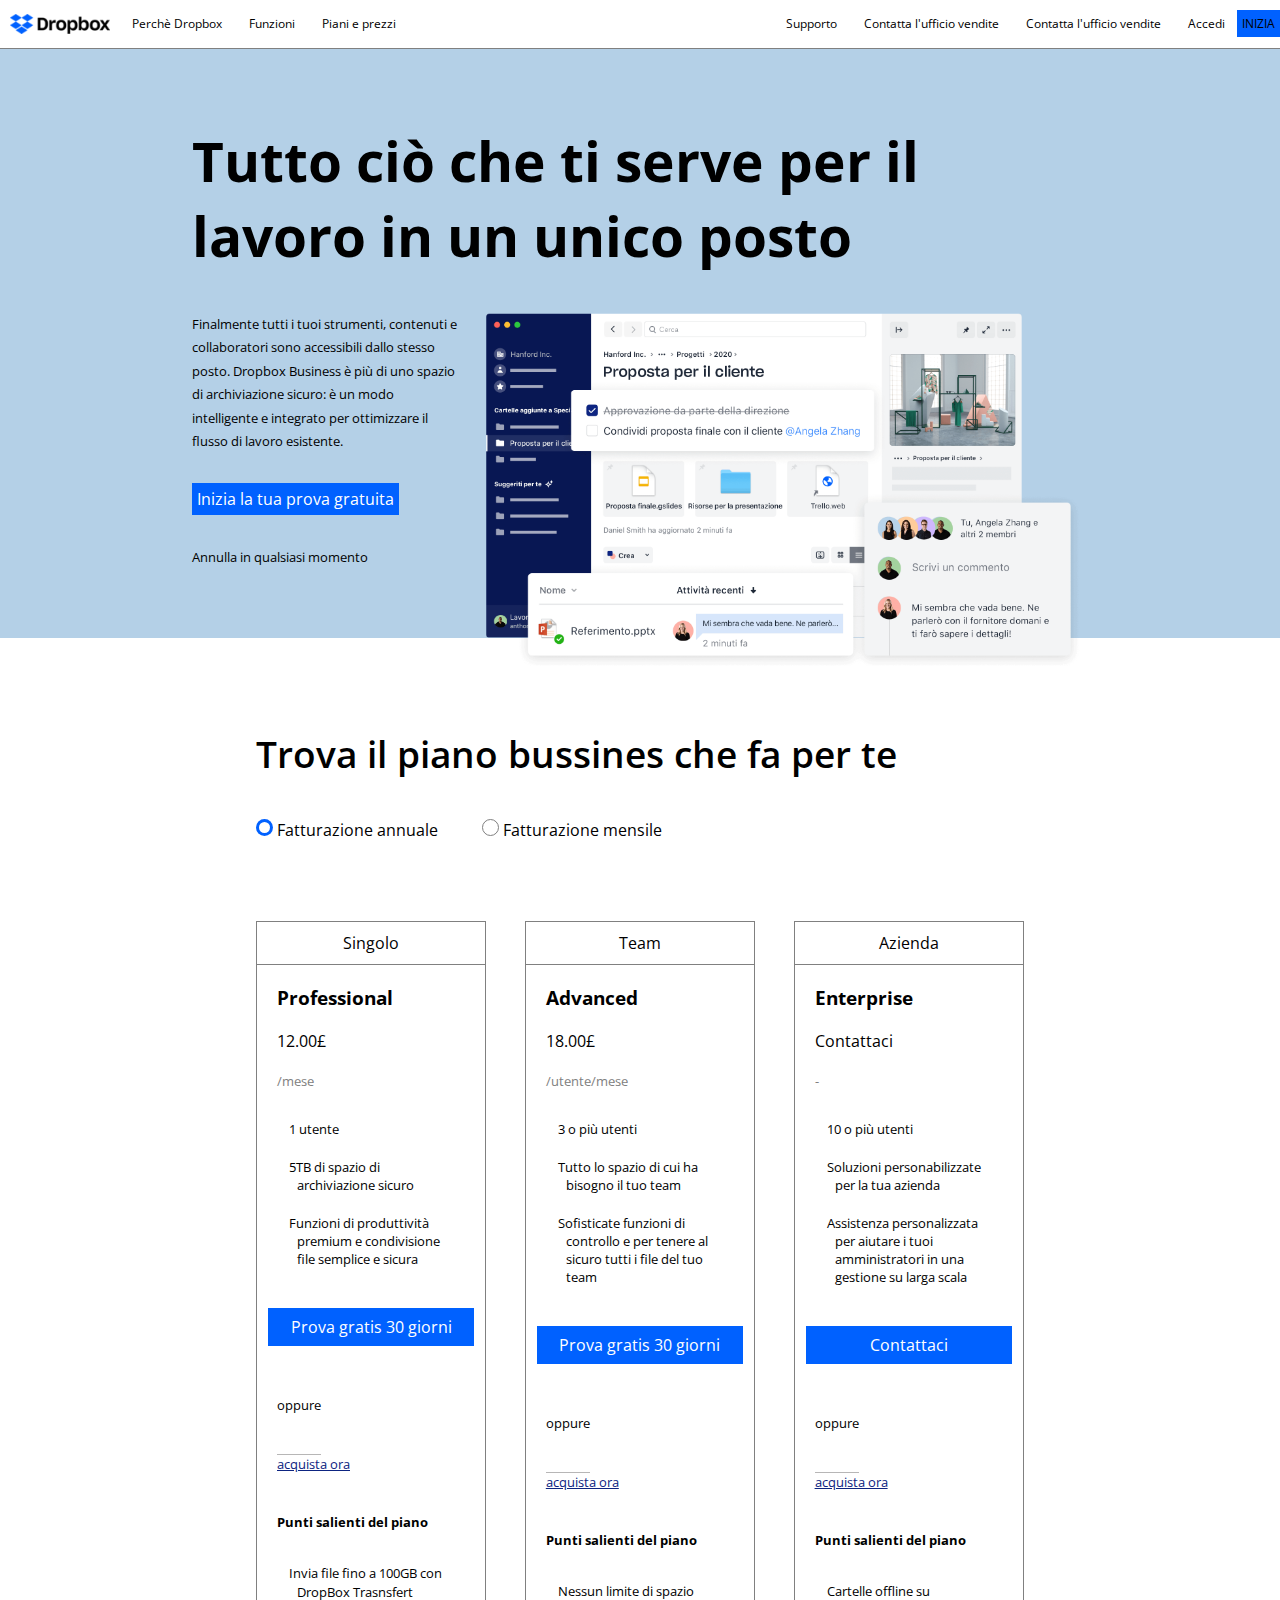
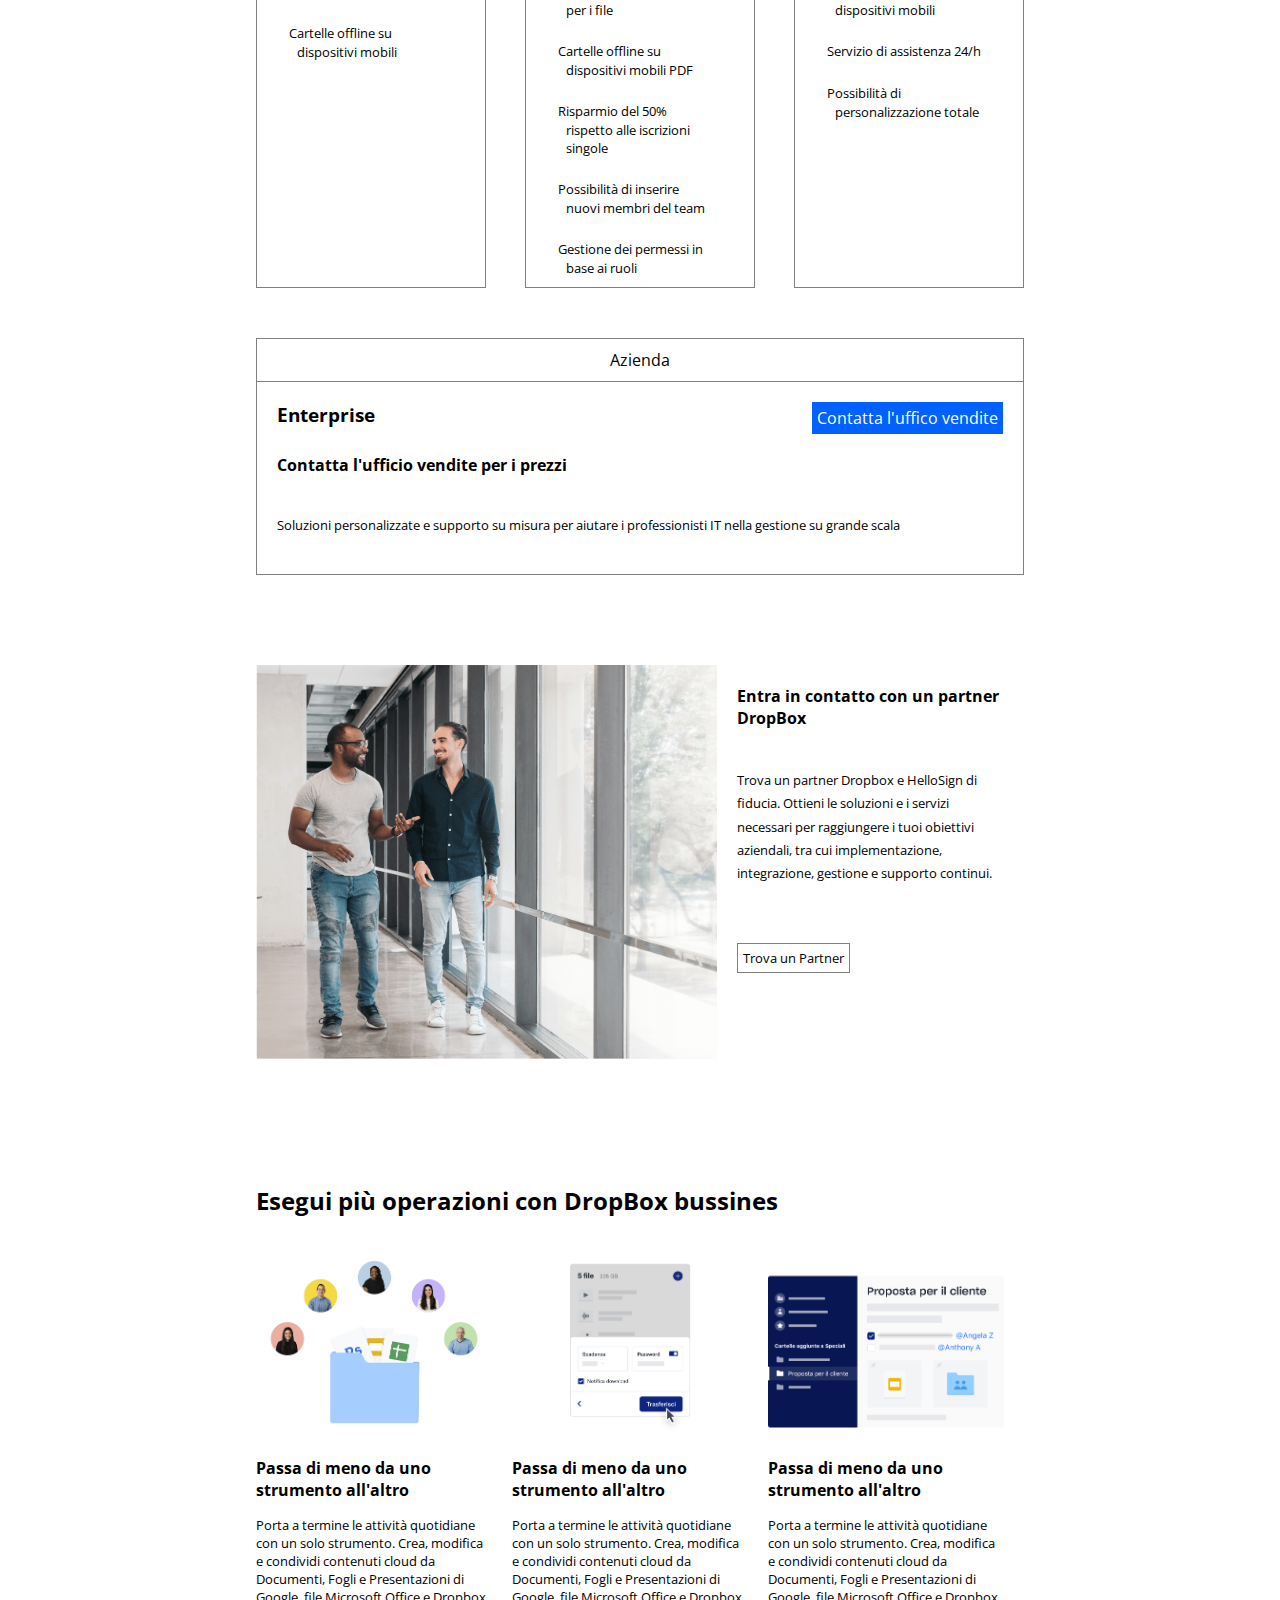
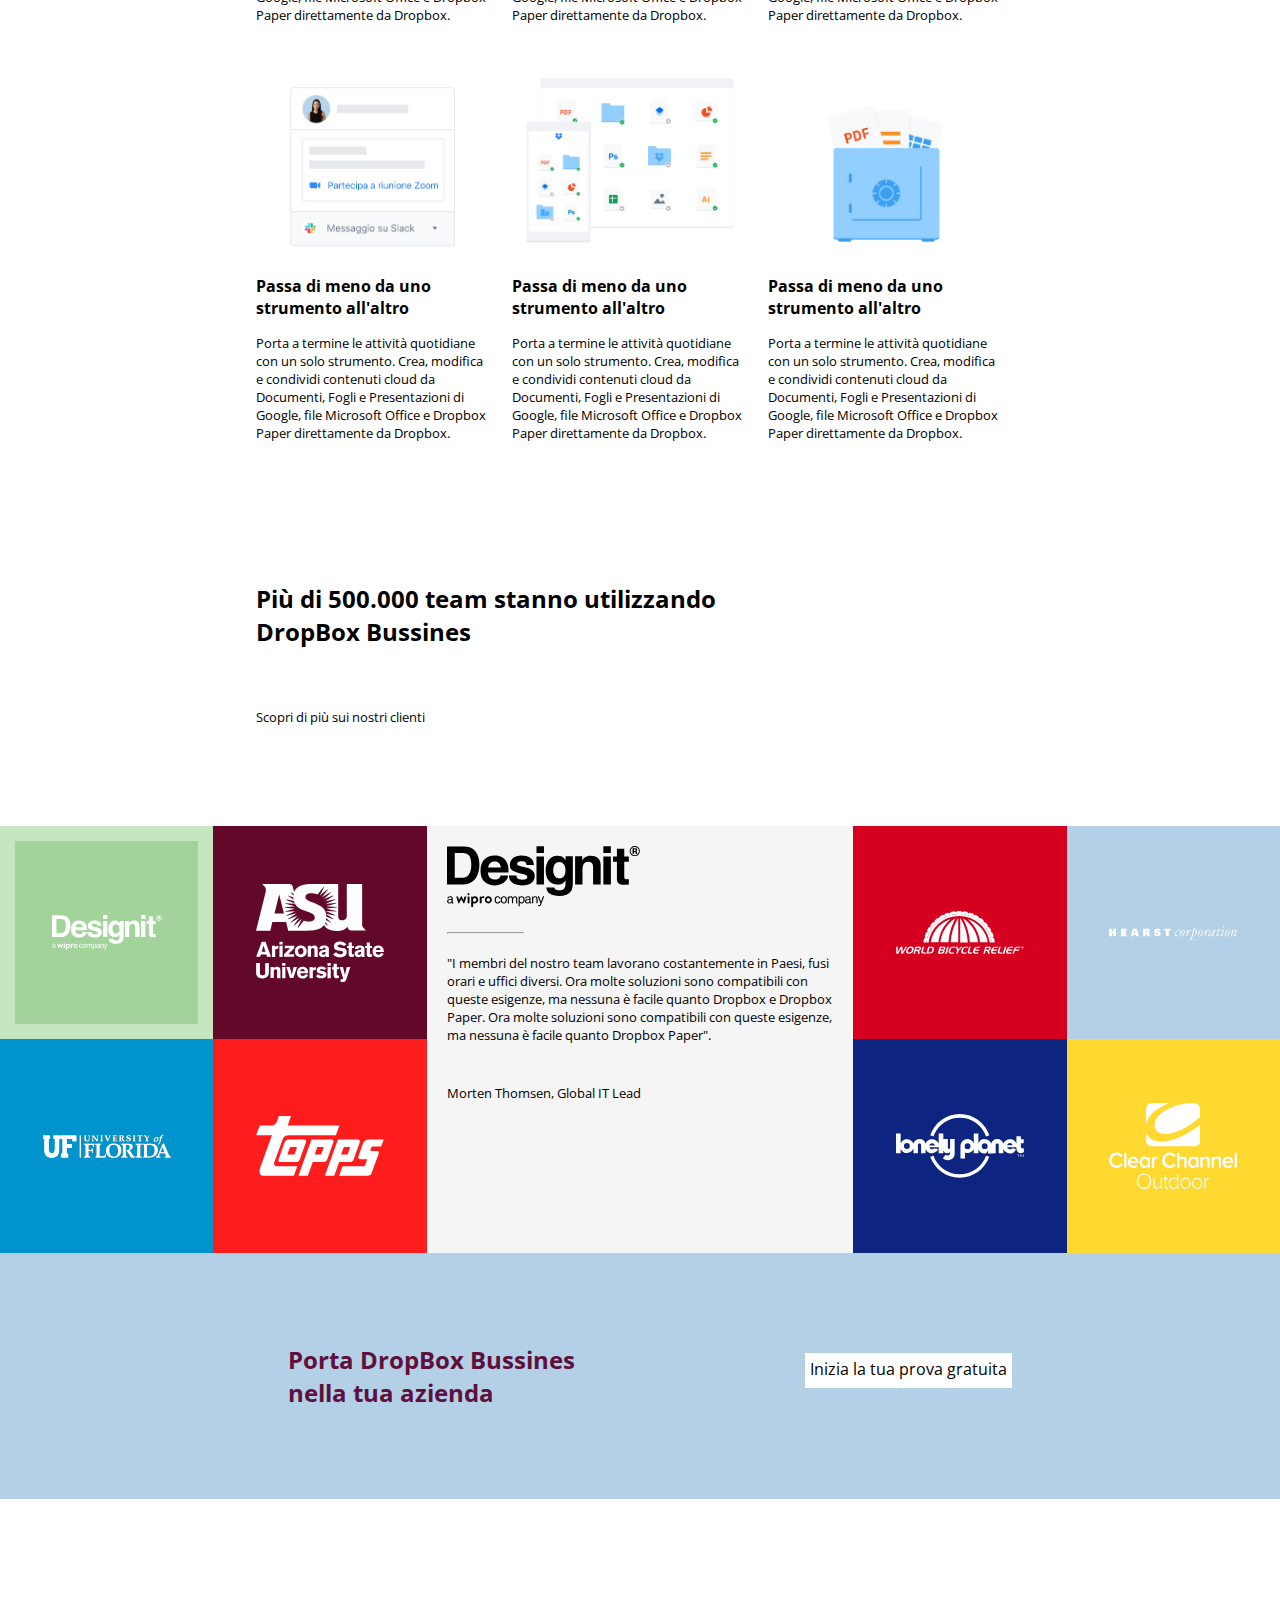
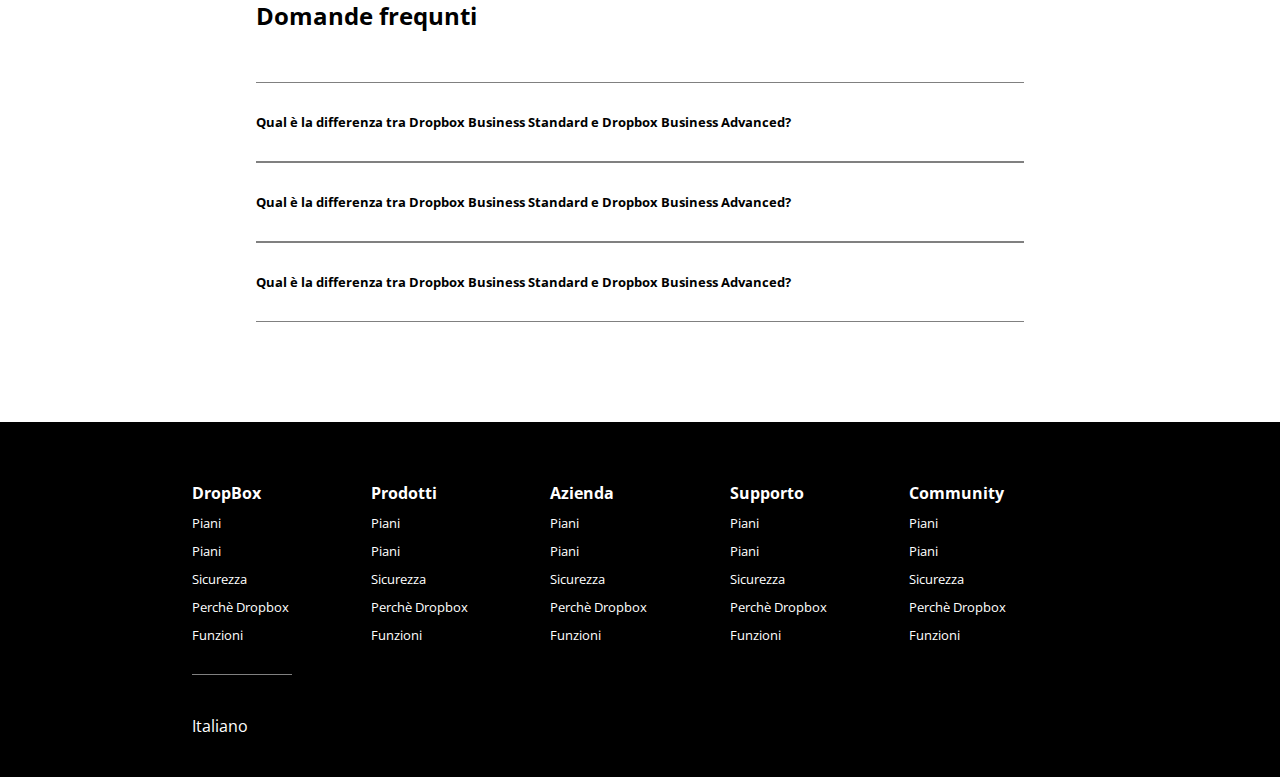
<file: index.html>
<!DOCTYPE html>
<html lang="en">

<head>
    <meta charset="UTF-8">
    <meta http-equiv="X-UA-Compatible" content="IE=edge">
    <meta name="viewport" content="width=device-width, initial-scale=1.0">
    <link rel="stylesheet" href="css/style.css">
    <link rel="icon" type="image/x-icon"
        href="https://cfl.dropboxstatic.com/static/metaserver/static/images/logo_catalog/dropbox_webclip_200_vis.png">
    <link rel="preconnect" href="https://fonts.googleapis.com">
    <link rel="preconnect" href="https://fonts.gstatic.com" crossorigin>
    <link
        href="https://fonts.googleapis.com/css2?family=Fredoka:wght@300;400;500;600;700&family=Lato:wght@900&family=Open+Sans:ital,wght@0,300;0,400;0,500;0,600;0,800;1,300;1,400;1,500;1,600;1,700;1,800&display=swap"
        rel="stylesheet">
    <link rel="stylesheet" href="https://cdnjs.cloudflare.com/ajax/libs/font-awesome/6.2.1/css/all.min.css"
        integrity="sha512-MV7K8+y+gLIBoVD59lQIYicR65iaqukzvf/nwasF0nqhPay5w/9lJmVM2hMDcnK1OnMGCdVK+iQrJ7lzPJQd1w=="
        crossorigin="anonymous" referrerpolicy="no-referrer" />
    <title>DropBox</title>
</head>

<body class="debug">

    <header class="flex">
        <nav class="navigation-sinistra flex">
            <a href=""> <img src="img/logo-small.png" alt="logo dropbox"></a>
            <ul class="inline-block ">

                <li class="head link inline-block"> <a href="#">Perchè Dropbox </a></li>


                <li class="head link inline-block"> <a href="#">Funzioni</a></li>


                <li class="head link"> <a href="#">Piani e prezzi </a></li>

            </ul>
        </nav>
        <nav class="navigation-destra flex">
            <ul>

                <li class="head link inline-block"><a href="#">Supporto </a></li>


                <li class="head link inline-block"> <a href="#">Contatta l'ufficio vendite </a></li>


                <li class="head link inline-block"><a href="#">Contatta l'ufficio vendite </a></li>


                <li class="head link inline-block"><a href="#">Accedi</a>
                <li>


                <li class="bottone"> <a href="#">INIZIA </a></li>


            </ul>
        </nav>





    </header>

    <main>
        <!--jumbotron-->
        <div class="jumbotron bg-largo">
            <div class="container-jumbo">
                <h1 class="p40">Tutto ciò che ti serve per il lavoro in un unico posto</h1>
                <div class="first-impression flex">
                    <div class="paragrafo w30 ">
                        <p class="font13 lineheigth"> Finalmente tutti i tuoi strumenti, contenuti e
                            collaboratori sono accessibili dallo stesso posto.
                            Dropbox Business è più di uno spazio di
                            archiviazione sicuro: è un modo intelligente e
                            integrato per ottimizzare il flusso di lavoro
                            esistente.</p>
                        <div class="p30"> <a href="#"><span class="bottone">Inizia la tua prova gratuita</span></a>
                        </div>
                        <span class="font13 lineheigth">Annulla in qualsiasi momento</span>
                        <a href="#muovi-section">
                            <div class="arrow"> <i class="arrow fa-solid fa-arrow-down"></i></div>
                        </a>
                    </div>
                    <div class="img w70 "> <img src="img/jumbo.png" alt="">

                    </div>
                </div>
            </div>
        </div>
        <!--mainpart-->
        <div class="container-verticale">
            <div class="sopra-colonne centrato p90-40">
                <h2>Trova il piano bussines che fa per te</h2>

                <div class="fatturazione inline-block p40">
                    <div class="inline-block check">
                        <div class="check-in"></div>
                    </div> Fatturazione annuale
                </div>
                <div class="fatturazione inline-block p40">
                    <div class="inline-block check white"></div> Fatturazione mensile
                </div>
            </div>
            <div class="layout centrato flex s-b">
                <!--colonna prima-->
                <div class="colonne prima-parte w30">
                    <div class="intestazione txt-alg p10"><i class="fa-solid fa-user"></i> Singolo</div>
                    <div class="parte-uno-col">
                        <h3 class="p20">Professional</h3>
                        <span class="p20 ">12.00£</span>
                        <div class="p20 grigio font13">/mese</div>
                    </div>

                    <div class="parte-due-col">
                        <ul class="font13">
                            <li class="p10-40 indent"><i class="fa-solid fa-user"></i> 1 utente</li>
                            <li class="p10-40 indent"><i class="fa-solid fa-folder"></i> 5TB di spazio di archiviazione
                                sicuro</li>
                            <li class="p10-40 indent"><i class="fa-solid fa-share-nodes"></i> Funzioni di produttività
                                premium e condivisione file semplice e sicura</li>
                        </ul>
                        <a href="#">
                            <div class="bottone btn-col txt-alg">Prova gratis 30 giorni</div>
                        </a>
                        <span class="inline-block p20 font13">
                            <span class="inline-block bordino">oppure </span><a class="underline" href="#"> acquista
                                ora</a>
                        </span>
                    </div>
                    <div class="parte-tre-col">
                        <h5 class="p20">Punti salienti del piano</h5>
                        <ul>
                            <li class="p10-40 indent font13"><i class="fa-solid fa-check"></i> Invia file fino a 100GB
                                con DropBox Trasnsfert </li>
                            <li class="p10-40 indent font13"><i class="fa-solid fa-check"></i> Cartelle offline su
                                dispositivi mobili</li>
                        </ul>
                    </div>

                </div>
                <!--seconda clonna-->
                <div class="colonne prima-parte w30">
                    <div class="intestazione txt-alg p10"><i class="fa-solid fa-users"></i> Team</div>
                    <div class="parte-uno-col">
                        <h3 class="p20">Advanced</h3>
                        <span class="p20 ">18.00£</span>
                        <div class="p20 grigio font13">/utente/mese</div>
                    </div>

                    <div class="parte-due-col">
                        <ul class="font13">
                            <li class="p10-40 indent"><i class="fa-solid fa-user"></i> 3 o più utenti</li>
                            <li class="p10-40 indent"><i class="fa-solid fa-folder"></i> Tutto lo spazio di cui ha
                                bisogno il tuo team</li>
                            <li class="p10-40 indent"><i class="fa-solid fa-share-nodes"></i> Sofisticate funzioni di
                                controllo e
                                per tenere al sicuro tutti i file del
                                tuo team</li>
                        </ul>
                        <a href="#">
                            <div class="bottone btn-col txt-alg">Prova gratis 30 giorni</div>
                        </a>
                        <span class="inline-block p20 font13">
                            <span class="inline-block bordino">oppure </span><a class="underline" href="#"> acquista
                                ora</a>
                        </span>
                    </div>
                    <div class="parte-tre-col">
                        <h5 class="p20">Punti salienti del piano</h5>
                        <ul>
                            <li class="p10-40 indent font13"><i class="fa-solid fa-check"></i> Nessun limite di spazio
                                per i file </li>
                            <li class="p10-40 indent font13"><i class="fa-solid fa-check"></i> Cartelle offline su
                                dispositivi mobili PDF</li>
                            <li class="p10-40 indent font13"><i class="fa-solid fa-check"></i> Risparmio del 50%
                                rispetto alle iscrizioni singole</li>
                            <li class="p10-40 indent font13"><i class="fa-solid fa-check"></i> Possibilità di inserire
                                nuovi
                                membri del team</li>
                            <li class="p10-40 indent font13"><i class="fa-solid fa-check"></i> Gestione dei permessi in
                                base ai
                                ruoli</li>
                        </ul>
                    </div>

                </div>
                <!--terza colonna-->
                <div class="colonne prima-parte w30">
                    <div class="intestazione txt-alg p10"><i class="fa-solid fa-building"></i> Azienda</div>
                    <div class="parte-uno-col">
                        <h3 class="p20">Enterprise</h3>
                        <span class="p20 ">Contattaci</span>
                        <div class="p20 grigio font13">-</div>
                    </div>

                    <div class="parte-due-col">
                        <ul class="font13">
                            <li class="p10-40 indent"><i class="fa-solid fa-user"></i> 10 o più utenti</li>
                            <li class="p10-40 indent"><i class="fa-solid fa-folder"></i> Soluzioni personabilizzate per
                                la tua azienda</li>
                            <li class="p10-40 indent"><i class="fa-solid fa-share-nodes"></i> Assistenza personalizzata
                                per aiutare i tuoi amministratori in una gestione su larga scala</li>
                        </ul>
                        <a href="#">
                            <div class="bottone btn-col txt-alg">Contattaci</div>
                        </a>
                        <span class="inline-block p20 font13">
                            <span class="inline-block bordino">oppure </span><a class="underline" href="#"> acquista
                                ora</a>
                        </span>
                    </div>
                    <div class="parte-tre-col">
                        <h5 class="p20">Punti salienti del piano</h5>
                        <ul>

                            <li class="p10-40 indent font13"><i class="fa-solid fa-check"></i> Cartelle offline su
                                dispositivi mobili</li>
                            <li class="p10-40 indent font13"><i class="fa-solid fa-check"></i> Servizio di assistenza
                                24/h </li>
                            <li class="p10-40 indent font13"><i class="fa-solid fa-check"></i> Possibilità di
                                personalizzazione totale</li>
                        </ul>
                    </div>

                </div>
            </div>

            <!--sotto colonne-->
            <div class="sotto-colonne centrato">
                <div class="intestazione txt-alg p10"><i class="fa-solid fa-building"></i> Azienda</div>
                <div class="p20 flex s-b">
                    <h3 class="">Enterprise</h3>
                    <span class="p20 bottone">Contatta l'uffico vendite</span>
                </div>
                <span class="bold inline-block p0-20">Contatta l'ufficio vendite per i prezzi </span>
                <p class="font13 p40-20">Soluzioni personalizzate e supporto su misura per aiutare i professionisti IT
                    nella gestione su grande scala</p>
            </div>

            <!--trova partner-->
            <div class="trova-partner p90 centrato flex" id="muovi-section">
                <div class="w60"> <img class="partner-img " src="img/partner.png" alt=""></div>
                <div class="paragrafo w40 ">
                    <h4 class="p20">Entra in contatto con un partner DropBox</h4>
                    <p class="font13 lineheigth p20">Trova un partner Dropbox e HelloSign
                        di fiducia. Ottieni le soluzioni e i servizi
                        necessari per raggiungere i tuoi obiettivi
                        aziendali, tra cui implementazione,
                        integrazione, gestione e supporto
                        continui.</p>
                    <div class="p40-20"> <span class="bottone bianco font13 border">Trova un Partner</span></div>
                </div>
            </div>

            <!--6 colonne-->
            <h2 class="centrato p30">Esegui più operazioni con DropBox bussines</h2>
            <div class="layout centrato flex secondo">
                <div class="colonna seconda-parte">
                    <!--img, h3, p-->
                    <img src="img/business-feature-switching-tools.png" alt="">
                    <h4 class="p15">Passa di meno da uno strumento all'altro</h4>
                    <p class="font13">Porta a termine le attività quotidiane
                        con un solo strumento. Crea, modifica e
                        condividi contenuti cloud da
                        Documenti, Fogli e Presentazioni di
                        Google, file Microsoft Office e Dropbox
                        Paper direttamente da Dropbox.</p>
                </div>
                <div class="colonna seconda-parte">
                    <!--img, h3, p-->
                    <img src="img/business-feature-send-files-it.png" alt="">
                    <h4 class="p15">Passa di meno da uno strumento all'altro</h4>
                    <p class="font13">Porta a termine le attività quotidiane
                        con un solo strumento. Crea, modifica e
                        condividi contenuti cloud da
                        Documenti, Fogli e Presentazioni di
                        Google, file Microsoft Office e Dropbox
                        Paper direttamente da Dropbox.</p>
                </div>
                <div class="colonna seconda-parte">
                    <!--img, h3, p-->
                    <img src="img/business-feature-coordinate-it.png" alt="">
                    <h4 class="p15">Passa di meno da uno strumento all'altro</h4>
                    <p class="font13">Porta a termine le attività quotidiane
                        con un solo strumento. Crea, modifica e
                        condividi contenuti cloud da
                        Documenti, Fogli e Presentazioni di
                        Google, file Microsoft Office e Dropbox
                        Paper direttamente da Dropbox.</p>
                </div>
                <div class="colonna seconda-parte">
                    <!--img, h3, p-->
                    <img src="img/business-feature-integrations-it.png" alt="">
                    <h4 class="p15">Passa di meno da uno strumento all'altro</h4>
                    <p class="font13">Porta a termine le attività quotidiane
                        con un solo strumento. Crea, modifica e
                        condividi contenuti cloud da
                        Documenti, Fogli e Presentazioni di
                        Google, file Microsoft Office e Dropbox
                        Paper direttamente da Dropbox.</p>
                </div>
                <div class="colonna seconda-parte">
                    <!--img, h3, p-->
                    <img src="img/business-feature-multi-device.png" alt="">
                    <h4 class="p15">Passa di meno da uno strumento all'altro</h4>
                    <p class="font13">Porta a termine le attività quotidiane
                        con un solo strumento. Crea, modifica e
                        condividi contenuti cloud da
                        Documenti, Fogli e Presentazioni di
                        Google, file Microsoft Office e Dropbox
                        Paper direttamente da Dropbox.</p>
                </div>
                <div class="colonna seconda-parte">
                    <!--img, h3, p-->
                    <img src="img/business-feature-security.png" alt="">
                    <h4 class="p15">Passa di meno da uno strumento all'altro</h4>
                    <p class="font13">Porta a termine le attività quotidiane
                        con un solo strumento. Crea, modifica e
                        condividi contenuti cloud da
                        Documenti, Fogli e Presentazioni di
                        Google, file Microsoft Office e Dropbox
                        Paper direttamente da Dropbox.</p>
                </div>

            </div>
            <!--bussines info-->
            <div class="drop-bussines centrato">
                <h2 class="w70 p30"> Più di 500.000 team stanno utilizzando DropBox Bussines</h2>
                <a class="font13 p30" href="#">Scopri di più sui nostri clienti</a>
            </div>
            <!--cubes customer-->
            <div class="container-cubi flex p90top">
                <div class="cubo sx flex">
                    <div class="cubetti one flex centered"><img class="filtered cube-padding w60" src="img/designit.svg"
                            alt="">
                    </div>
                    <div class="cubetti two flex centered"><img class="filtered w60"
                            src="img/arizona_state_university.svg" alt=""></div>
                    <div class="cubetti three flex centered"><img class="filtered w60"
                            src="img/university_of_florida.svg" alt=""></div>
                    <div class="cubetti four flex centered"><img class="filtered w60" src="img/topps.svg" alt=""></div>
                </div>
                <div class="cubo mezzo p20">
                    <img class="w50 " src="img/designit.svg" alt="">
                    <hr class="w20 m20 grigio">
                    <p class="font13">"I membri del nostro team lavorano costantemente in Paesi, fusi orari e
                        uffici diversi. Ora molte soluzioni sono compatibili con queste esigenze,
                        ma nessuna è facile quanto Dropbox e Dropbox Paper. Ora molte
                        soluzioni sono compatibili con queste esigenze, ma nessuna è facile
                        quanto Dropbox Paper".</p>
                    <span class="inline-block m40-00 font13"> Morten Thomsen, Global IT Lead</span>
                </div>
                <div class="cubo dx flex">
                    <div class="cubetti five flex centered"><img class="filtered w60" src="img/world_bicycle_relief.svg"
                            alt="">
                    </div>
                    <div class="cubetti six flex centered"><img class="filtered w60" src="img/hearst_corp.svg" alt="">
                    </div>
                    <div class="cubetti seven flex centered"><img class="filtered w60" src="img/lonely_planet.svg"
                            alt=""></div>
                    <div class="cubetti eigth flex centered"><img class="filtered w60" src="img/clear_channel.svg"
                            alt=""></div>
                </div>
            </div>
        </div>
        <!--prova gratuita-->
        <div class="bg-largo">
            <div class="prova-gratuita p50-00 ">
                <div class="p20 flex s-b">
                    <div class="centrato flex s-b">
                        <h2 class=" w50 p20">Porta DropBox Bussines nella tua azienda</h2>
                        <span class="p20 bottone bianco"> <a href="#">Inizia la tua prova gratuita</a></span>
                    </div>
                </div>
            </div>
        </div>
        <!--FAQ-->
        <div class="faq centrato flex ">
            <div>
                <h2 class="p50-00">Domande frequnti </h2>
            </div>
            <div class="domanda uno border-bottom border-top flex s-b centered bold font13 p30">
                <span class="question">Qual è la differenza tra Dropbox Business Standard e Dropbox Business
                    Advanced?</span><i class="fa-solid fa-chevron-down"></i>
                <div class="drop-down-content">
                    <span>Lorem ipsum dolor, sit amet consectetur adipisicing elit. Velit ipsum sequi modi iusto
                        similique quae illo labore consequatur ex aperiam veniam maxime corporis distinctio, sunt
                        repellendus! Iusto animi sapiente ad?
                    </span>
                </div>
            </div>
            <div class="domanda  border-bottom border-top flex s-b centered bold font13 p30">
                <span class="question">Qual è la differenza tra Dropbox Business Standard e Dropbox Business
                    Advanced?</span><i class="fa-solid fa-chevron-down"></i>
                <div class="drop-down-content">
                    <span>Lorem ipsum dolor, sit amet consectetur adipisicing elit. Velit ipsum sequi modi iusto
                        similique quae illo labore consequatur ex aperiam veniam maxime corporis distinctio, sunt
                        repellendus! Iusto animi sapiente ad?
                    </span>
                </div>
            </div>
            <div class="domanda border-bottom border-top flex s-b centered bold font13 p30">
                <span class="question">Qual è la differenza tra Dropbox Business Standard e Dropbox Business
                    Advanced?</span><i class="fa-solid fa-chevron-down"></i>
                <div class="drop-down-content">
                    <span>Lorem ipsum dolor, sit amet consectetur adipisicing elit. Velit ipsum sequi modi iusto
                        similique quae illo labore consequatur ex aperiam veniam maxime corporis distinctio, sunt
                        repellendus! Iusto animi sapiente ad?
                    </span>
                </div>
            </div>
        </div>
    </main>
    <!--footer-->
    <footer>
        <div class="pie-pagina centrato-largo flex ">
            <div class="info-finali">
                <h4 class="m40-00">DropBox</h4>
                <ul>
                    <a href="#">
                        <li class="c-white font13">Piani</li>
                    </a>
                    <a href="#">
                        <li class="c-white font13">Piani</li>
                    </a>
                    <a href="#">
                        <li class="c-white font13">Sicurezza</li>
                    </a>
                    <a href="#">
                        <li class="c-white font13">Perchè Dropbox</li>
                    </a>
                    <a href="#">
                        <li class="c-white font13">Funzioni</li>
                    </a>
                </ul>
            </div>
            <div class="info-finali">
                <h4 class="m40-00">Prodotti</h4>
                <ul>
                    <a href="#">
                        <li class="c-white font13">Piani</li>
                    </a>
                    <a href="#">
                        <li class="c-white font13">Piani</li>
                    </a>
                    <a href="#">
                        <li class="c-white font13">Sicurezza</li>
                    </a>
                    <a href="#">
                        <li class="c-white font13">Perchè Dropbox</li>
                    </a>
                    <a href="#">
                        <li class="c-white font13">Funzioni</li>
                    </a>
                </ul>
            </div>
            <div class="info-finali">
                <h4 class="m40-00">Azienda</h4>
                <ul>
                    <a href="#">
                        <li class="c-white font13">Piani</li>
                    </a>
                    <a href="#">
                        <li class="c-white font13">Piani</li>
                    </a>
                    <a href="#">
                        <li class="c-white font13">Sicurezza</li>
                    </a>
                    <a href="#">
                        <li class="c-white font13">Perchè Dropbox</li>
                    </a>
                    <a href="#">
                        <li class="c-white font13">Funzioni</li>
                    </a>
                </ul>
            </div>
            <div class="info-finali">
                <h4 class="m40-00">Supporto</h4>
                <ul>
                    <a href="#">
                        <li class="c-white font13">Piani</li>
                    </a>
                    <a href="#">
                        <li class="c-white font13">Piani</li>
                    </a>
                    <a href="#">
                        <li class="c-white font13">Sicurezza</li>
                    </a>
                    <a href="#">
                        <li class="c-white font13">Perchè Dropbox</li>
                    </a>
                    <a href="#">
                        <li class="c-white font13">Funzioni</li>
                    </a>
                </ul>
            </div>
            <div class="info-finali">
                <h4 class="m40-00">Community</h4>
                <ul>
                    <a href="#">
                        <li class="c-white font13">Piani</li>
                    </a>
                    <a href="#">
                        <li class="c-white font13">Piani</li>
                    </a>
                    <a href="#">
                        <li class="c-white font13">Sicurezza</li>
                    </a>
                    <a href="#">
                        <li class="c-white font13">Perchè Dropbox</li>
                    </a>
                    <a href="#">
                        <li class="c-white font13">Funzioni</li>
                    </a>
                </ul>
            </div>
            <div class="lingua"> <i class="fa-solid fa-earth-americas"></i> <span>Italiano </span><i
                    class="fa-solid fa-caret-up"></i>
            </div>
        </div>
    </footer>

</body>

</html>
</file>
<file: css/style.css>
* {
    margin: 0;
    padding: 0;
    box-sizing: border-box;
    font-family: 'Open Sans', sans-serif;
}

.prova-gratuita {

    background-color: #B4D0E7;
}

footer {
    background-color: black;
}

.faq {
    flex-direction: column;

}

a.underline {
    text-decoration: underline;
    color: #0D2481;
}

a {
    display: flex;
    text-decoration: none;
    color: black;
}

.cubetti.one {
    border: 15px solid rgb(197, 230, 193);
}

.c-white {
    color: white;
}

.pie-pagina {
    align-items: center;
    background-color: black;
    color: white;
}

.info-finali {
    width: calc(100% / 5);
    padding: 20px 0px;

}

.debug .lingua {
    border-top: 1px solid gray;
    padding: 40px 0px;
    width: 100px;
}

/*.................................generale*/
span.p20.bottone.bianco {
    height: 35px;
    margin-top: 30px;
}

.centered {
    justify-content: center;
    align-items: center;
}

.indent {
    text-indent: -8px;
}

.grigio {
    color: gray;
}

.bold {
    font-weight: bold;
}

.m40-00 {
    margin: 40px 0px;
}

.m20 {
    margin: 20px 0px;
}

.p30 {
    padding: 30px 0px;
}

.p15 {
    padding: 15px 0px;
}

.p90 {
    padding: 90px 0px;
}

.p90-40 {
    padding: 90px 0px 40px 0px;
}

.p50-00 {
    padding: 50px 0px;
}

.p90-top {
    padding-top: 90px;
}

.p10-40 {
    padding: 10px 40px;
}

.p40-20 {
    padding: 40px 20px;
}

.p0-20 {
    padding: 0px 20px;
}

.p20 {
    padding: 20px;
}

.p10 {
    padding: 10px;
}

.txt-alg {
    text-align: center;
}

.s-b {
    justify-content: space-between;
}

.lineheigth {
    line-height: 1.8em;
}

.font13 {
    font-size: 13px;
    list-style: none;
}

img {
    width: 100%;
}

.bottone {
    background-color: #0061FF;
    padding: 5px;
    color: white
}

.bottone.bianco {
    background-color: white;
    color: black;

}

.bottone:hover {
    opacity: 0.5;
}

.bottone.border {
    border: 1px solid gray;
}


.filtered {
    filter: invert(100%);
}

.flex {
    display: flex;
    flex-wrap: wrap;
}

.w10 {
    width: 10%;
}

.w20 {
    width: 20%;
}

.w30 {
    width: 30%;
}

.w40 {
    width: 40%;
}

.w50 {
    width: 50%;
}

.w60 {
    width: 60%;
}

.w70 {
    width: 70%;
}

.w80 {
    width: 80%;
}

.inline-block {
    display: inline-block;
}

/*CSS*/
.cubetti {
    width: calc(100% / 2);
    height: calc(100% / 2);
}

.cubo.mezzo {
    background-color: #F5F5F5;
}

.cubetti.one {
    background-color: #A2D39B;

}

.cubetti.two {
    background-color: #61082B;
}

.cubetti.three {
    background-color: #0093CE;
}

.cubetti.four {
    background-color: #FF1C1C;
}

.cubetti.five {
    background-color: #D5001F;
}

.cubetti.six {
    background-color: #B4D0E7;
}

.cubetti.seven {
    background-color: #0D2481;
}

.cubetti.eigth {
    background-color: #FFD830;
}

.colonna.seconda-parte {
    width: calc(100% / 3);
    padding: 0px 20px 40px 0px;
}

.sotto-colonne.centrato {
    margin-top: 50px;
    border: 1px solid gray;
}

.arrow {
    font-size: 35px;
    padding-top: 10px;
}

.parte-tre-col i {
    color: #0061FF;
    font-size: 16px;
}

li {
    list-style: none;
}

.bordino {
    border-bottom: 1px solid rgb(183, 182, 182);
    padding-bottom: 40px;
}

.btn-col {
    width: 90%;
    margin: 30px auto;
    padding: 8px;
}

.colonne {
    border: 1px solid gray;
}

.intestazione {
    border-bottom: 1px solid gray;
}

.sopra-colonne h2 {
    font-size: 37px;
    font-weight: 600;
}

.fatturazione {
    margin-right: 40px;
}

.p40 {
    padding: 40px 0px;
}

.info-finali li,
.info-finali h4 {
    list-style: none;
    margin-bottom: 10px;
}

nav.navigation-sinistra.flex {
    padding: 0px 10px;
}

.navigation-sinistra img {

    align-self: center;
    margin-right: 10px;
    width: 100px;
    height: 20px;

}

.navigation-sinistra .head {
    padding: 10px 10px 10px 10px;
}

.navigation-destra .head {
    padding: 10px 10px;
}

header {
    border-bottom: 1px gray solid;
    font-size: 12px;
    background-color: white;
    justify-content: space-between;
    align-items: center;
    position: fixed;
    width: 100%;
    margin-bottom: 70px;
    z-index: 9999;
}

.jumbotron.bg-largo {
    background-color: #B4D0E7;
}

.navigation-destra {
    justify-content: flex-end;
}

.jumbotron {
    padding-top: 50px;

}

.container-jumbo {
    position: relative;
    bottom: -33px;
    width: 70%;
    max-width: 1170px;
    margin: auto;
}

.layout.secondo {
    flex-wrap: wrap;
}

.cubo {
    width: calc(100vw/ 3);
    height: calc(100vw / 3);
}

.cubo.mezzo {
    overflow: auto;
}

header li {
    display: inline-block;
    list-style: none;
}

h1 {
    font-size: 55px;
}

.check {
    width: 17px;
    height: 17px;
    border-radius: 50%;
    background-color: #0061FF;
    padding: 3px;
}

.check.white {
    background-color: white;
    border: 1px solid gray;
}

.check-in {
    width: 11px;
    height: 11px;
    border-radius: 50%;
    background-color: white;

}

.s-a {
    justify-content: space-around;
}

.centrato {
    width: 60%;
    max-width: 1170px;
    margin: auto;
}

.centrato-largo {
    width: 70%;
    max-width: 1170px;
    margin: auto;
}

.container-cubi {
    width: 100vw;
}

h2.w50.p20 {
    color: #5E0F3B;
}

.drop-bussines.centrato {
    padding: 70px 0px;
}

.border-bottom {
    border-bottom: 1px solid gray;
}

.border-top {
    border-top: 1px solid gray;
}

li.head:hover {
    border-bottom: 2px solid black;

}

li.head {
    border: 2px solid transparent;
    line-height: 200%;
}

.faq.centrato.flex {
    padding-bottom: 100px;
    padding-top: 50px;
}

.p-rigth10 {
    padding-right: 10px;
}

.domanda:hover .drop-down-content {
    display: block;
}

.domanda:hover .question,
.domanda:hover .fa-chevron-down {
    display: none;
}

.domanda {
    position: relative;
}

.drop-down-content {
    position: absolute;
    display: none;
}
</file>
